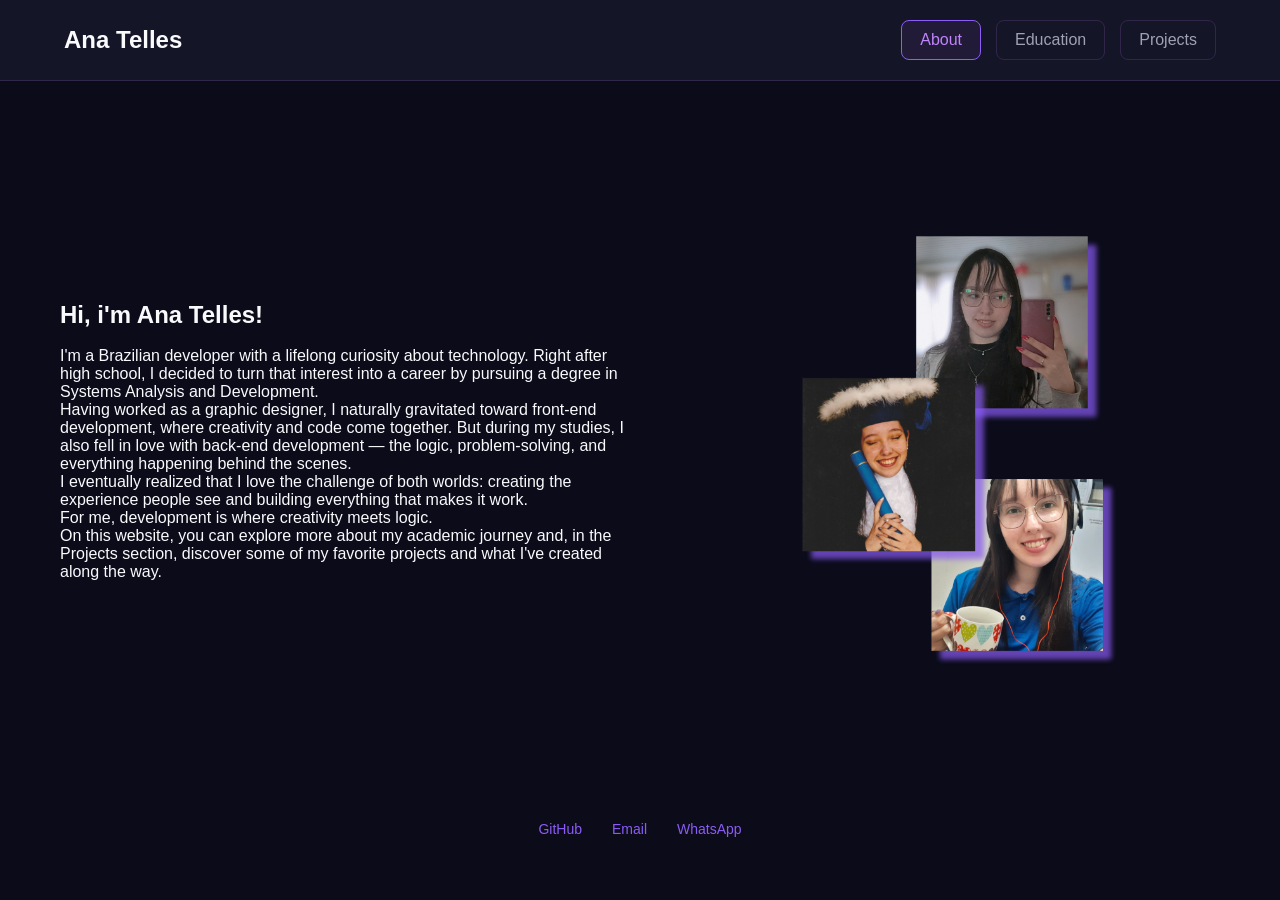
<file: index.html>
<!DOCTYPE html>
<html lang="en">
<head>
    <meta charset="UTF-8">
    <meta name="viewport" content="width=device-width, initial-scale=1.0">
    <title>Ana Telles</title>
    <link rel="icon" href="IconDevAna.png" type="image/png">
    <link rel="stylesheet" href="style.css">
</head>

<body>

    <header>
        <h2>Ana Telles</h2>

        <nav>
            <a href="index.html" class="about active">About</a>
            <a href="education.html" class="education">Education</a>
            <a href="projects.html" class="projects">Projects</a>
        </nav>
    </header>
    <section class="aboutme">
        <div class="aboutme-text">
            <h2>Hi, i'm Ana Telles!</h2>
            <p><br> I'm a Brazilian developer with a lifelong curiosity about technology. Right after high school, I decided to turn that interest into a career by pursuing a degree in Systems Analysis and Development.<br>
Having worked as a graphic designer, I naturally gravitated toward front-end development, where creativity and code come together. But during my studies, I also fell in love with back-end development — the logic, problem-solving, and everything happening behind the scenes.<br>
I eventually realized that I love the challenge of both worlds: creating the experience people see and building everything that makes it work.<br>
For me, development is where creativity meets logic.<br>
On this website, you can explore more about my academic journey and, in the Projects section, discover some of my favorite projects and what I've created along the way.</p>
        </div>
    <div class="aboutme-image">
        <img src="Ana.png" alt="Three photos of the website developer, stacked one above the other, with violet shading.">
    </div>
    
    </section>
    
<footer>
    <a href="https://github.com/anatelles5">GitHub</a>

    <a href="mailto:anatellesartes@email.com">Email</a>

    <a href="https://wa.me/5551985160991" target="_blank">WhatsApp</a>
</footer>
</body>

</html>
</file>
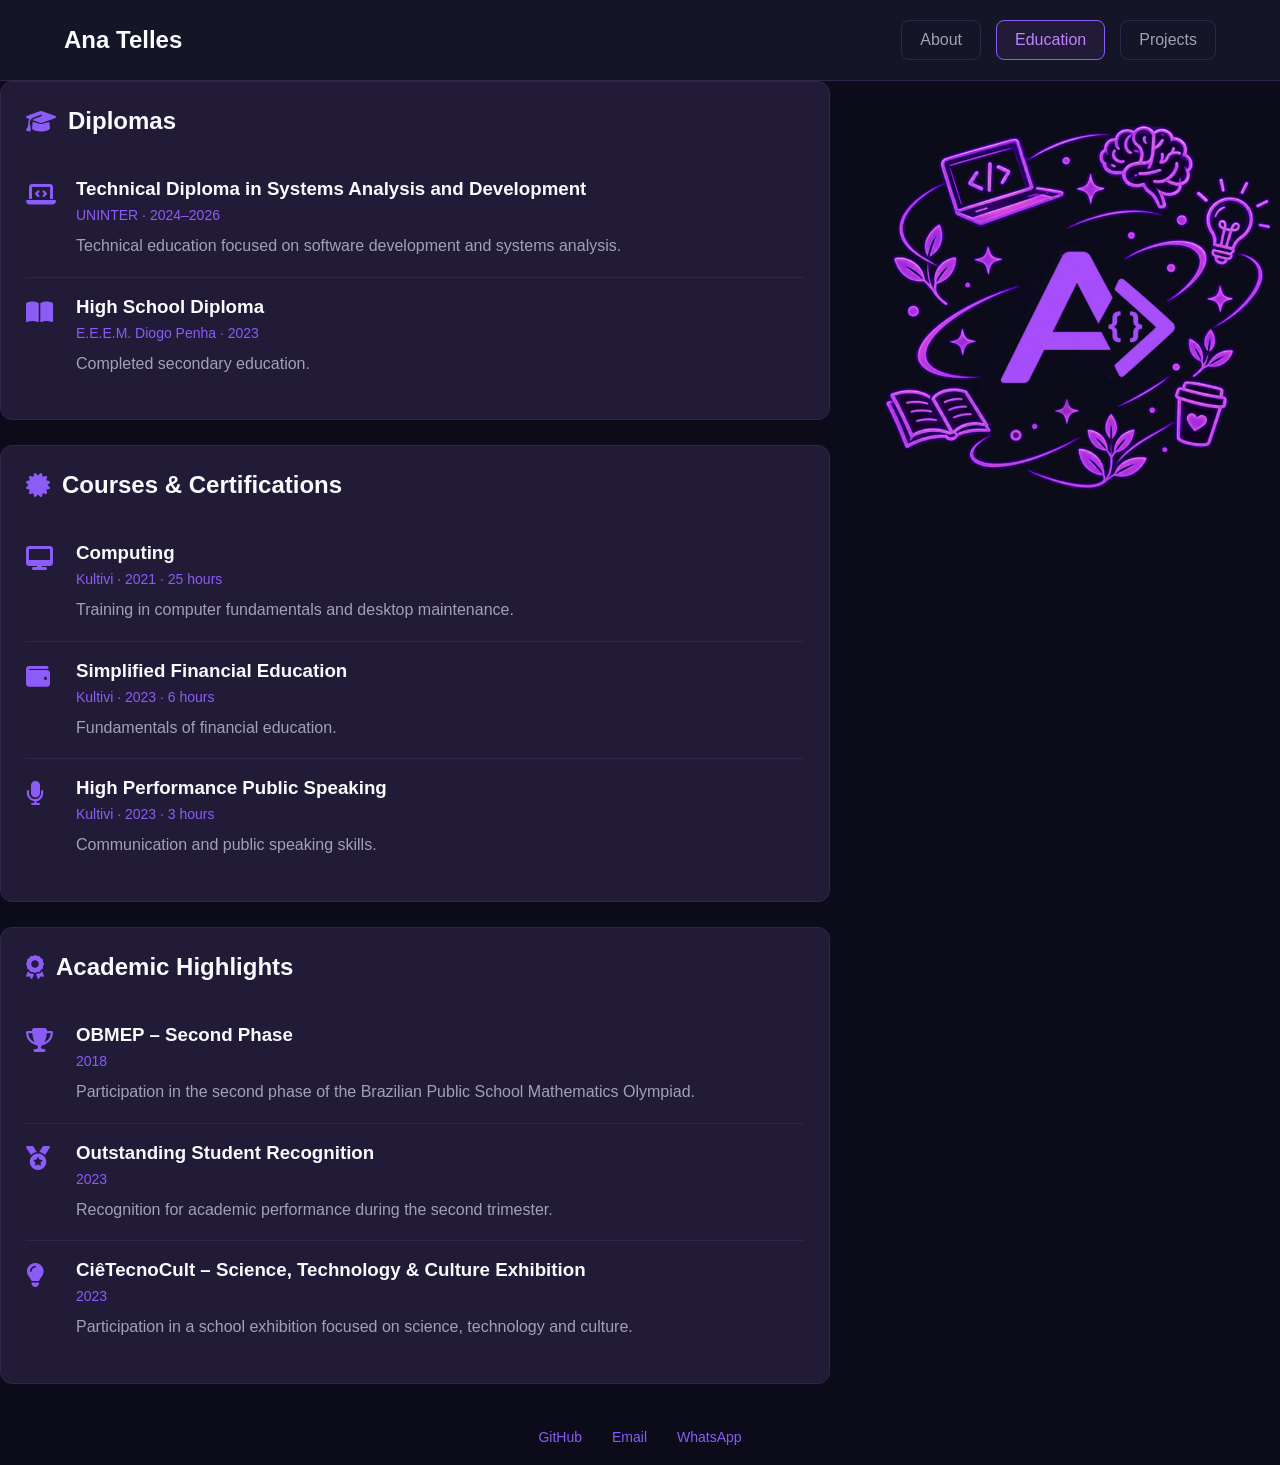
<file: education.html>
<!DOCTYPE html>
<html lang="en">
<head>
    <meta charset="UTF-8">
    <meta name="viewport" content="width=device-width, initial-scale=1.0">
    <title>Ana Telles</title>
    <link rel="icon" href="IconDevAna.png" type="image/png">
    <link rel="stylesheet" href="style.css">
</head>

<body>

    <header>
        <h2>Ana Telles</h2>

        <nav>
            <a href="index.html" class="about">About</a>
            <a href="education.html" class="education active">Education</a>
            <a href="projects.html" class="projects">Projects</a>
        </nav>
    </header>

    <section class="education-section">
    <link rel="stylesheet" href="https://cdnjs.cloudflare.com/ajax/libs/font-awesome/6.5.2/css/all.min.css">
    <section class="education-layout">

    <!-- LEFT SIDE: EDUCATION CARDS -->
    <div class="education-content">

    <!-- DIPLOMAS -->
    <div class="education-group">
        <h2 class="group-title">
            <i class="fa-solid fa-graduation-cap"></i>
            Diplomas
        </h2>

        <div class="education-item">
            <i class="fa-solid fa-laptop-code"></i>
            <div>
                <h3>Technical Diploma in Systems Analysis and Development</h3>
                <span>UNINTER · 2024–2026</span>
                <p>Technical education focused on software development and systems analysis.</p>
            </div>
        </div>

        <div class="education-item">
            <i class="fa-solid fa-book-open"></i>
            <div>
                <h3>High School Diploma</h3>
                <span>E.E.E.M. Diogo Penha · 2023</span>
                <p>Completed secondary education.</p>
            </div>
        </div>
    </div>

    <!-- COURSES -->
    <div class="education-group">
        <h2 class="group-title">
            <i class="fa-solid fa-certificate"></i>
            Courses & Certifications
        </h2>

        <div class="education-item">
            <i class="fa-solid fa-desktop"></i>
            <div>
                <h3>Computing</h3>
                <span>Kultivi · 2021 · 25 hours</span>
                <p>Training in computer fundamentals and desktop maintenance.</p>
            </div>
        </div>

        <div class="education-item">
            <i class="fa-solid fa-wallet"></i>
            <div>
                <h3>Simplified Financial Education</h3>
                <span>Kultivi · 2023 · 6 hours</span>
                <p>Fundamentals of financial education.</p>
            </div>
        </div>

        <div class="education-item">
            <i class="fa-solid fa-microphone"></i>
            <div>
                <h3>High Performance Public Speaking</h3>
                <span>Kultivi · 2023 · 3 hours</span>
                <p>Communication and public speaking skills.</p>
            </div>
        </div>
    </div>

    <!-- ACADEMIC HIGHLIGHTS -->
    <div class="education-group">
        <h2 class="group-title">
            <i class="fa-solid fa-award"></i>
            Academic Highlights
        </h2>

        <div class="education-item">
            <i class="fa-solid fa-trophy"></i>
            <div>
                <h3>OBMEP – Second Phase</h3>
                <span>2018</span>
                <p>Participation in the second phase of the Brazilian Public School Mathematics Olympiad.</p>
            </div>
        </div>

        <div class="education-item">
            <i class="fa-solid fa-medal"></i>
            <div>
                <h3>Outstanding Student Recognition</h3>
                <span>2023</span>
                <p>Recognition for academic performance during the second trimester.</p>
            </div>
        </div>

        <div class="education-item">
            <i class="fa-solid fa-lightbulb"></i>
            <div>
                <h3>CiêTecnoCult – Science, Technology & Culture Exhibition</h3>
                <span>2023</span>
                <p>Participation in a school exhibition focused on science, technology and culture.</p>
            </div>
        </div>
    </div>
   </div>

    <!-- RIGHT SIDE: IMAGE -->
    <div class="education-image">
        <img src="IconA.png" alt="A logo featuring the letter A, with elements that evoke web development and creativity.">
    </div>

</section>
</section>
    
<footer>
    <a href="https://github.com/anatelles5">GitHub</a>
    
    <a href="mailto:anatellesartes@email.com">Email</a>

    <a href="https://wa.me/5551985160991" target="_blank">WhatsApp</a>
</footer>
    
</body>

</html>
</file>
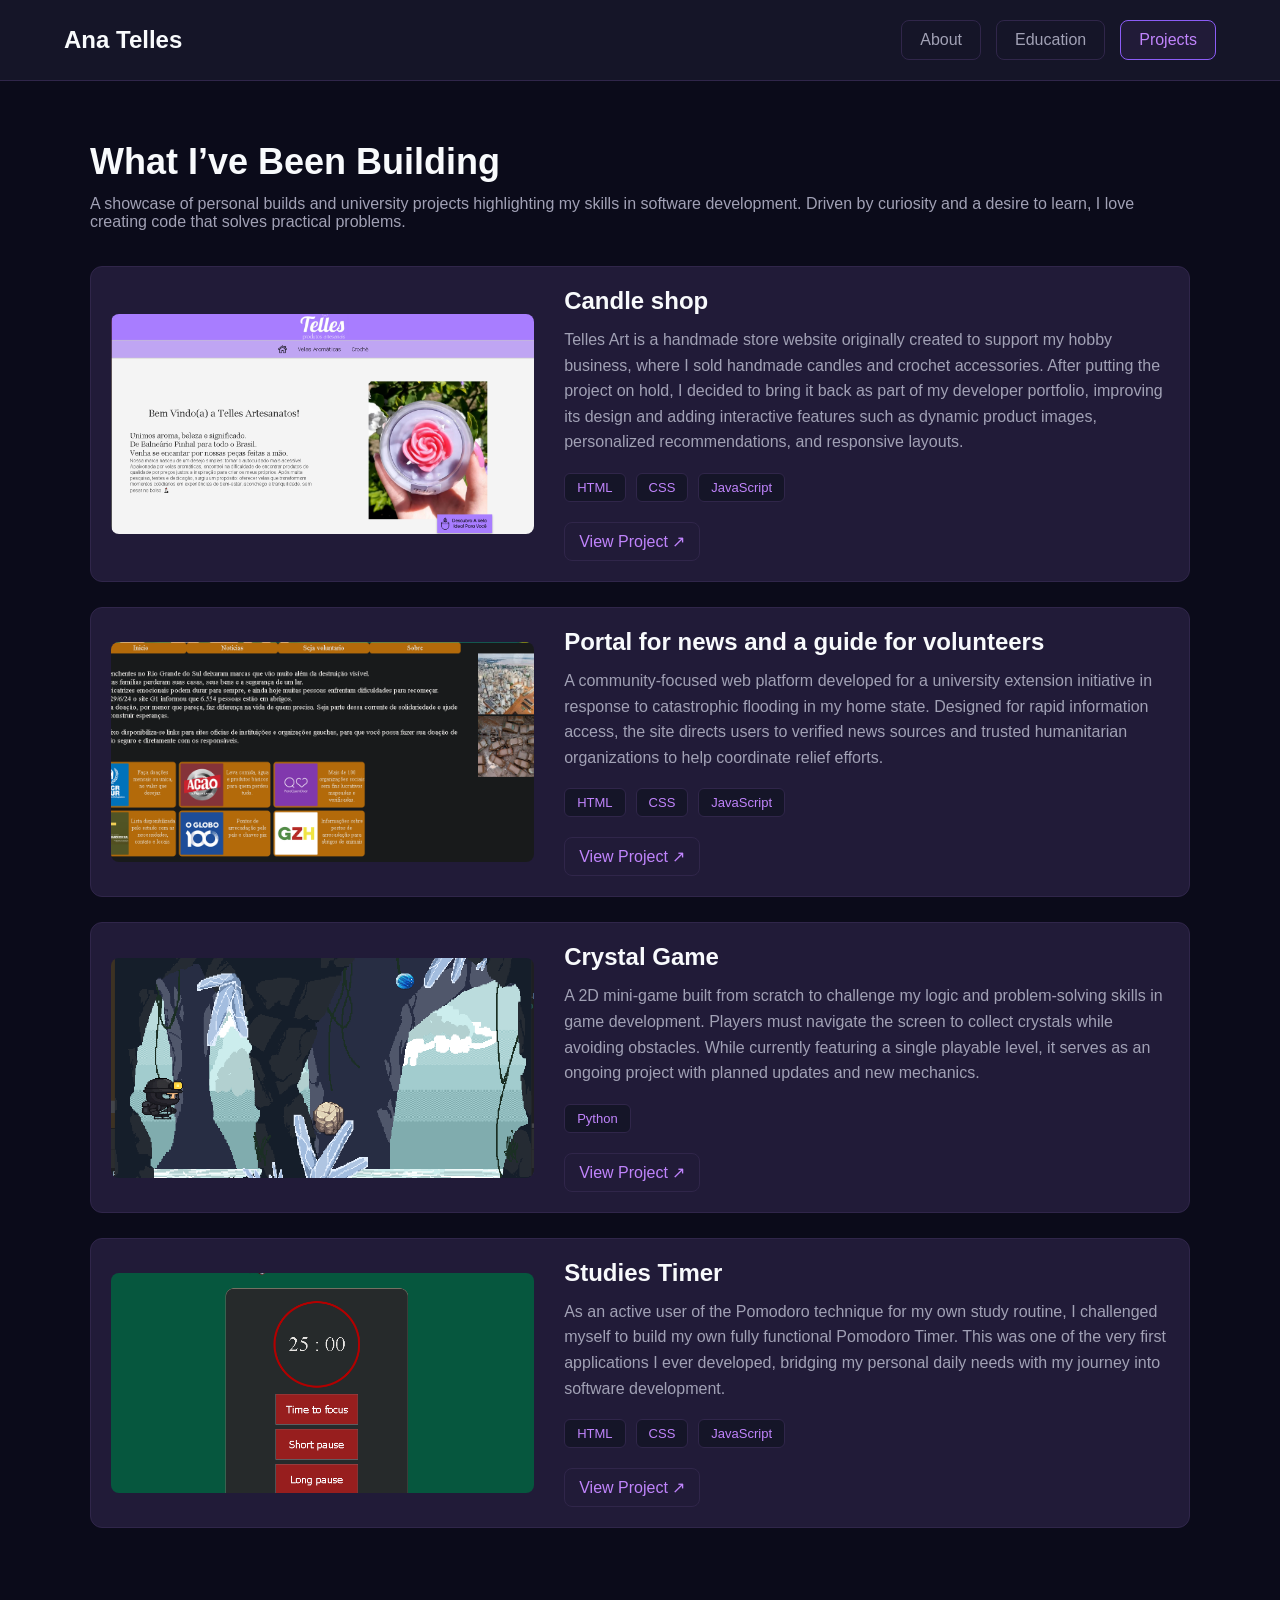
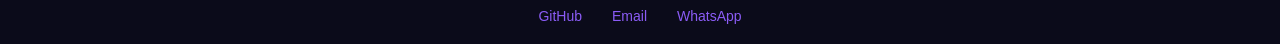
<file: projects.html>
<!DOCTYPE html>
<html lang="en">
<head>
    <meta charset="UTF-8">
    <meta name="viewport" content="width=device-width, initial-scale=1.0">
    <title>Ana Telles</title>
    <link rel="icon" href="IconDevAna.png" type="image/png">
    <link rel="stylesheet" href="style.css">
</head>

<body>

    <header>
        <h2>Ana Telles</h2>

        <nav>
            <a href="index.html" class="about">About</a>
            <a href="education.html" class="education">Education</a>
            <a href="projects.html" class="projects active">Projects</a>
        </nav>
    </header>

    <main>

        <section class="projects-section">

            <h1>​What I’ve Been Building</h1>
            <p class="section-description">
               ​A showcase of personal builds and university projects highlighting my skills in software development. 
               Driven by curiosity and a desire to learn, I love creating code that solves practical problems.
            </p>
             </div>
             <div class="project-card">

                <img src="CandleShop.png" alt="Project preview">

                <div class="project-info">

                    <h2>Candle shop</h2>

                    <p>
                     Telles Art is a handmade store website originally created to support my hobby business, where I sold handmade candles and crochet accessories.
                        After putting the project on hold, I decided to bring it back as part of my developer portfolio, improving its design and adding interactive features such as dynamic product images, personalized recommendations, and responsive layouts.
                    </p>
                    <div class="technologies">
                        <span>HTML</span>
                        <span>CSS</span>
                        <span>JavaScript</span>
                    </div>

                    <div class="project-links">
                        <a href="https://anatelles5.github.io/craft-shop/" target="_blank">View Project ↗</a>
                    </div>

                </div>

            </div>

             <div class="project-card">

                <img src="Direcionando.png" alt="Project preview">

                <div class="project-info">

                    <h2>Portal for news and a guide for volunteers</h2>

                    <p>
                       ​A community-focused web platform developed for a university extension initiative in response to catastrophic flooding in my home state. Designed for rapid information access, the site directs users to verified news sources and trusted humanitarian organizations to help coordinate relief efforts.
                    </p>

                    <div class="technologies">
                        <span>HTML</span>
                        <span>CSS</span>
                        <span>JavaScript</span>
                    </div>

                    <div class="project-links">
                        <a href="https://anatelles5.github.io/direcionarobem/" target="_blank">View Project ↗</a>
                    </div>

                </div>

            </div>
             <div class="project-card">

                <img src="CrystalGame.png" alt="Project preview">

                <div class="project-info">

                    <h2>Crystal Game</h2>

                    <p>
                      ​A 2D mini-game built from scratch to challenge my logic and problem-solving skills in game development. Players must navigate the screen to collect crystals while avoiding obstacles. While currently featuring a single playable level, it serves as an ongoing project with planned updates and new mechanics.
                    </p>

                    <div class="technologies">
                        <span>Python</span>
                    </div>

                    <div class="project-links">
                        <a href="https://github.com/anatelles5/CrystalGamePy" target="_blank">View Project ↗</a>
                    </div>

                </div>

            </div>
            <div class="project-card">

                <img src="PomodoroTimer.png" alt="Project preview">

                <div class="project-info">

                    <h2>Studies Timer</h2>

                    <p>
                       As an active user of the Pomodoro technique for my own study routine, I challenged myself to build my own fully functional Pomodoro Timer. This was one of the very first applications I ever developed, bridging my personal daily needs with my journey into software development.
                    </p>

                    <div class="technologies">
                        <span>HTML</span>
                        <span>CSS</span>
                        <span>JavaScript</span>
                    </div>

                    <div class="project-links">
                        <a href="https://anatelles5.github.io/Pomodoro/" target="_blank">View Project ↗</a>
                    </div>

                </div>

            </div>
        </section>

    </main
        
><footer>
    <a href="https://github.com/anatelles5">GitHub</a>
    
    <a href="mailto:anatellesartes@email.com">Email</a>

    <a href="https://wa.me/5551985160991" target="_blank">WhatsApp</a>
</footer>
</body>

</html>
</file>
<file: style.css>
:root {
    /* Palette */
    --bg-primary: #0B0B1A;
    --bg-secondary: #151528;
    --bg-card: #211B38;
    --purple-primary: #8B5CF6;
    --purple-hover: #A855F7;
    --purple-light: #C084FC;
    --text-primary: #F8FAFC;
    --text-secondary: #A1A1B5;
    --border-color: #30264A;
    --purple-glow: rgba(139, 92, 246, 0.25);
}

/*  General */

* {
    margin: 0;
    padding: 0;
    box-sizing: border-box;
}

body {
    background-color: var(--bg-primary);
    color: var(--text-primary);
    font-family: 'Inter', sans-serif;
}

h1, h2, h3 {
    color: var(--text-primary);
}

a {
    transition: color 0.3s ease;
}

.highlight {
    color: var(--purple-hover);
}

/*  Header and nav */

header {
    display: flex;
    align-items: center;
    justify-content: space-between;
    background-color: var(--bg-secondary);
    border-bottom: 1px solid var(--border-color);
    padding: 20px 5%;
}

nav {
    display: flex;
    align-items: center;
    gap: 15px;
}

nav a {
    color: var(--text-secondary);
    text-decoration: none;
    border: 1px solid var(--border-color);
    border-radius: 8px;
    padding: 10px 18px;
    transition: color 0.3s ease;
}

nav a:hover,
nav a.active {
    color: var(--purple-light);
    border-color: var(--purple-primary);
    background-color: var(--bg-card);
}


/* Cards and buttons */

.card,
.project-card,
.education-group {
    background-color: var(--bg-card);
    border: 1px solid var(--border-color);
    border-radius: 12px;
    transition: transform 0.3s ease, border-color 0.3s ease;
}

.card:hover,
.project-card:hover,
.education-group:hover {
    transform: translateY(-5px);
    border-color: var(--purple-primary);
}

.card {
    padding: 24px;
}

.btn-primary {
    background-color: var(--purple-primary);
    color: #FFFFFF;
    padding: 12px 24px;
    border-radius: 8px;
    text-decoration: none;
    transition: background-color 0.3s ease, box-shadow 0.3s ease;
}

.btn-primary:hover {
    background-color: var(--purple-hover);
    box-shadow: 0 0 20px var(--purple-glow);
}


/*  About page */

.aboutme {
    display: flex;
    align-items: center;
    justify-content: center;
    width: 100%;
    min-height: 80vh;
    padding: 40px;
    gap: 30px;
}

.aboutme-text {
    flex: 1;
    min-width: 0;
    padding: 20px;
}

.aboutme-image {
    flex: 1;
    min-width: 0;
    height: 450px;
}

.aboutme-image img {
    width: 100%;
    height: 100%;
    object-fit: contain;
}


/* Education page */

.education-layout {
    display: flex;
    align-items: flex-start;
    gap: 35px;
    width: 100%;
}

.education-content {
    flex: 2;
    min-width: 0;
}

.education-image {
    flex: 1;
    position: sticky;
    top: 100px;
}

.education-image img {
    width: 100%;
    height: auto;
    object-fit: cover;
}

.education-group {
    padding: 25px;
    margin-bottom: 25px;
}

.group-title {
    display: flex;
    align-items: center;
    gap: 12px;
    color: var(--text-primary);
    margin-bottom: 25px;
}

.group-title i {
    color: var(--purple-primary);
}

.education-item {
    display: flex;
    align-items: flex-start;
    gap: 20px;
    padding: 18px 0;
}

.education-item + .education-item {
    border-top: 1px solid var(--border-color);
}

.education-item > i {
    font-size: 24px;
    color: var(--purple-primary);
    min-width: 30px;
    margin-top: 4px;
}

.education-item h3 {
    color: var(--text-primary);
    margin-bottom: 7px;
}

.education-item span {
    display: block;
    color: var(--purple-primary);
    font-size: 14px;
    margin-bottom: 10px;
}

.education-item p {
    color: var(--text-secondary);
    line-height: 1.6;
}


/* Projects page */

.projects-section {
    width: 90%;
    max-width: 1100px;
    margin: 60px auto;
}

.projects-section h1 {
    font-size: 36px;
    margin-bottom: 12px;
}

.section-description {
    color: var(--text-secondary);
    margin-bottom: 35px;
}

.project-card {
    display: flex;
    align-items: center;
    gap: 30px;
    padding: 20px;
    margin-bottom: 25px;
}

.project-card img {
    width: 40%;
    height: 220px;
    object-fit: cover;
    border-radius: 8px;
}

.project-info {
    flex: 1;
    min-width: 0;
}

.project-info h2 {
    margin-bottom: 12px;
}

.project-info p {
    color: var(--text-secondary);
    line-height: 1.6;
    margin-bottom: 18px;
}

.technologies {
    display: flex;
    flex-wrap: wrap;
    gap: 10px;
    margin-bottom: 20px;
}

.technologies span {
    color: var(--purple-light);
    background-color: var(--bg-secondary);
    border: 1px solid var(--border-color);
    border-radius: 6px;
    padding: 6px 12px;
    font-size: 13px;
}

.project-links {
    display: flex;
    gap: 15px;
}

.project-links a {
    color: var(--purple-light);
    text-decoration: none;
    border: 1px solid var(--border-color);
    border-radius: 8px;
    padding: 9px 14px;
    transition: all 0.3s ease;
}

.project-links a:hover {
    color: #FFFFFF;
    background-color: var(--purple-primary);
    border-color: var(--purple-primary);
}


/* Footer */

footer {
    display: flex;
    justify-content: center;
    align-items: center;
    gap: 30px;
    padding: 20px;
}

footer a {
    text-decoration: none;
    color: var(--purple-primary);
    font-size: 14px;
    transition: color 0.3s ease;
}

footer a:hover {
    color: var(--purple-hover);
}


/* Responsive */

@media (max-width: 700px) {


    header {
        flex-direction: column;
        gap: 18px;
        padding: 20px;
    }

    nav {
        flex-wrap: wrap;
        justify-content: center;
        gap: 10px;
    }

    nav a {
        padding: 9px 14px;
    }


    .aboutme {
        flex-direction: column;
        min-height: auto;
        padding: 25px 20px;
        gap: 15px;
    }

    .aboutme-text,
    .aboutme-image {
        width: 100%;
    }

    .aboutme-text {
        padding: 10px;
    }

    .aboutme-image {
        height: auto;
    }

    .aboutme-image img {
        height: auto;
        max-height: 350px;
        object-fit: contain;
    }


    .education-layout {
        flex-direction: column;
        gap: 25px;
    }

    .education-content,
    .education-image {
        width: 100%;
    }

    .education-image {
        position: static;
    }

    .education-image img {
        max-width: 400px;
        display: block;
        margin: 0 auto;
    }

    .education-group {
        padding: 18px;
    }

    .education-item {
        gap: 12px;
    }

    .education-item h3 {
        font-size: 16px;
    }


    .project-card {
        flex-direction: column;
        align-items: stretch;
    }

    .project-card img {
        width: 100%;
        height: auto;
    }

    .project-links {
        flex-wrap: wrap;
    }

    .projects-section h1 {
        font-size: 28px;
    }


    footer {
        flex-wrap: wrap;
        gap: 20px;
    }
}
</file>
